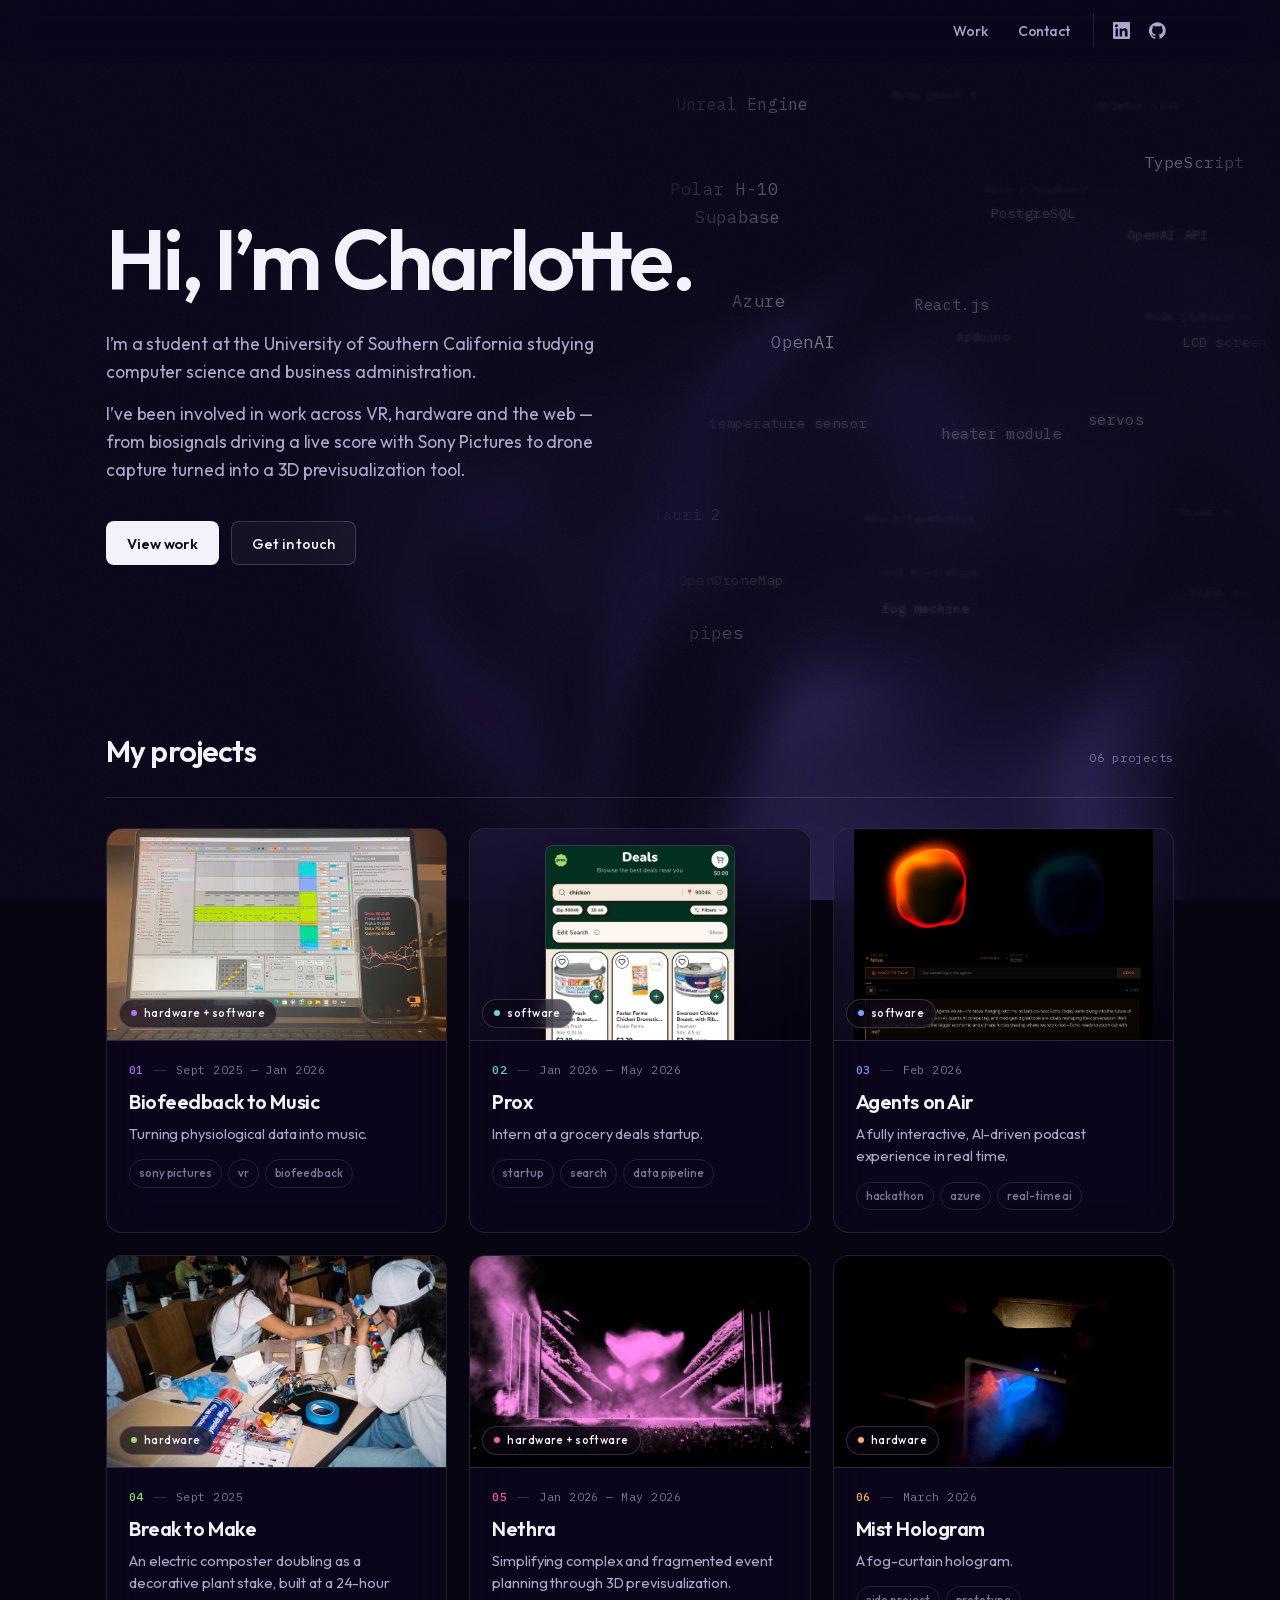
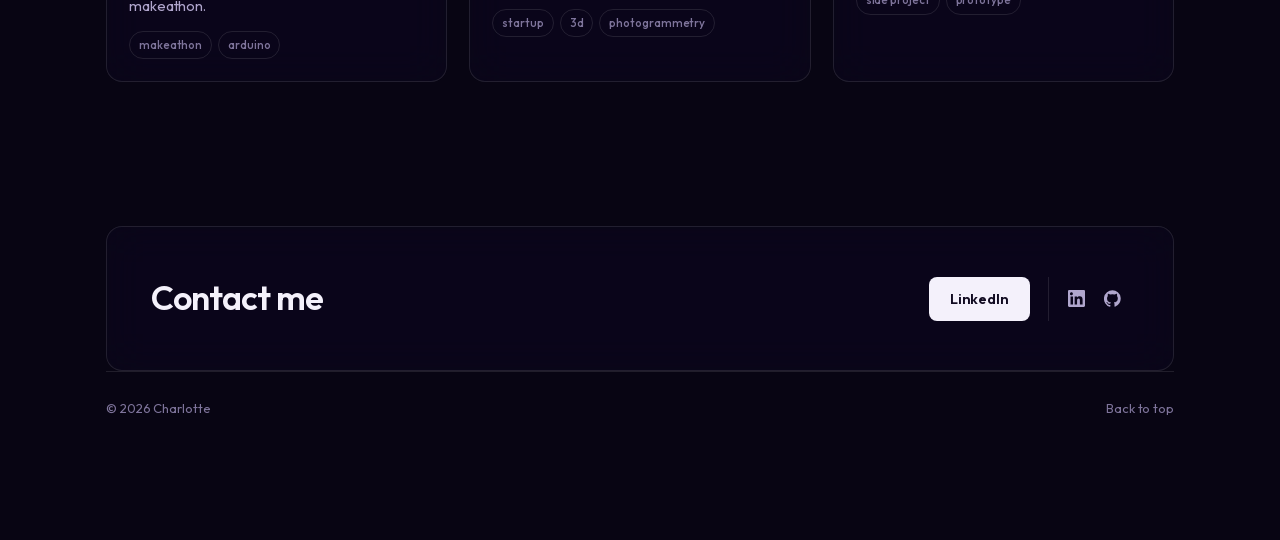
<file: index.html>
<!DOCTYPE html>
<html lang="en">
<head>
<meta charset="utf-8">
<meta name="viewport" content="width=device-width, initial-scale=1">
<title>Charlotte — Portfolio</title>
<meta name="description" content="Portfolio of Charlotte — selected projects across VR, hardware and the web.">
<link rel="stylesheet" href="assets/fonts/outfit.css?v=5f2df465">
<link rel="stylesheet" href="assets/fonts/plex-mono.css?v=8a9d555f">
<link rel="stylesheet" href="assets/css/main.css?v=0329ea4a">
<link rel="icon" href="data:image/svg+xml,<svg xmlns='http://www.w3.org/2000/svg' viewBox='0 0 32 32'><rect width='32' height='32' rx='9' fill='%230b0718'/><rect x='11' y='11' width='10' height='10' rx='3.5' fill='%23a78bfa'/></svg>">
</head>
<body>

<div class="bg" aria-hidden="true"><canvas id="bgCanvas"></canvas></div>
<div class="grain" aria-hidden="true"></div>

<header class="nav">
  <div class="wrap nav__inner">
    <nav class="nav__links" aria-label="Sections">
      <a class="nav__link" href="#work">Work</a>
      <a class="nav__link" href="#contact">Contact</a>
      <span class="nav__icons" data-social="nav__ico"></span>
    </nav>
  </div>
</header>

<main id="top">

  <!-- ============ hero ============ -->
  <section class="hero">
    <!-- built from every project's stack, in home.js -->
    <div class="cloud" id="cloud" aria-hidden="true"></div>
    <div class="wrap">
      <!-- EDIT ME: hero headline -->
      <h1 class="hero__title">Hi, I&rsquo;m Charlotte.</h1>
      <!-- EDIT ME: the lines under the headline -->
      <div class="hero__lede">
        <p>
          I&rsquo;m a student at the University of Southern California studying
          computer science and business administration.
        </p>
        <p>
          I&rsquo;ve been involved in work across VR, hardware and the web &mdash;
          from biosignals driving a live score with Sony Pictures to drone capture
          turned into a 3D previsualization tool.
        </p>
      </div>
      <div class="hero__actions">
        <a class="btn btn--primary" href="#work">View work</a>
        <a class="btn" href="#" data-href="linkedin" target="_blank" rel="noopener">Get in touch</a>
      </div>
    </div>
  </section>

  <!-- ============ gallery ============ -->
  <section class="section" id="work" aria-label="Selected projects">
    <div class="wrap">
      <div class="section__head">
        <h2 class="section__title">My projects</h2>
        <span class="section__note" id="workCount"></span>
      </div>
      <div class="grid" id="grid"></div>
    </div>
  </section>

  <!-- ============ contact ============ -->
  <section class="contact" id="contact">
    <div class="wrap">
      <div class="contact__panel">
        <div>
          <h2 class="contact__title">Contact me</h2>
        </div>
        <div class="contact__actions">
          <a class="btn btn--primary" href="#" data-href="linkedin" target="_blank" rel="noopener">LinkedIn</a>
          <span class="nav__icons" data-social="nav__ico"></span>
        </div>
      </div>
      <div class="foot">
        <span>&copy; <span id="year">2026</span> Charlotte</span>
        <a href="#top">Back to top</a>
      </div>
    </div>
  </section>

</main>

<button type="button" class="totop" id="toTop" aria-label="Back to top">
  <svg class="ico" viewBox="0 0 24 24" width="24" height="24" fill="none" stroke="currentColor"
       stroke-width="1.6" stroke-linecap="round" stroke-linejoin="round" aria-hidden="true">
    <path d="M12 5v14"/><path d="m5 13 7 7 7-7"/>
  </svg>
</button>

<noscript>
  <p style="padding:100px 6vw;color:#b0a6cd;font-family:Outfit,system-ui,sans-serif">
    This portfolio builds its project gallery with JavaScript. Enable it, or
    reach me through the links in the footer.
  </p>
</noscript>

<script src="assets/js/site.js?v=fa67cb14"></script>
<script src="assets/js/bg.js?v=b1e003c8"></script>
<script src="assets/js/home.js?v=9398fc7d"></script>
<script src="assets/js/nav.js?v=c3b03b05"></script>
</body>
</html>
</file>
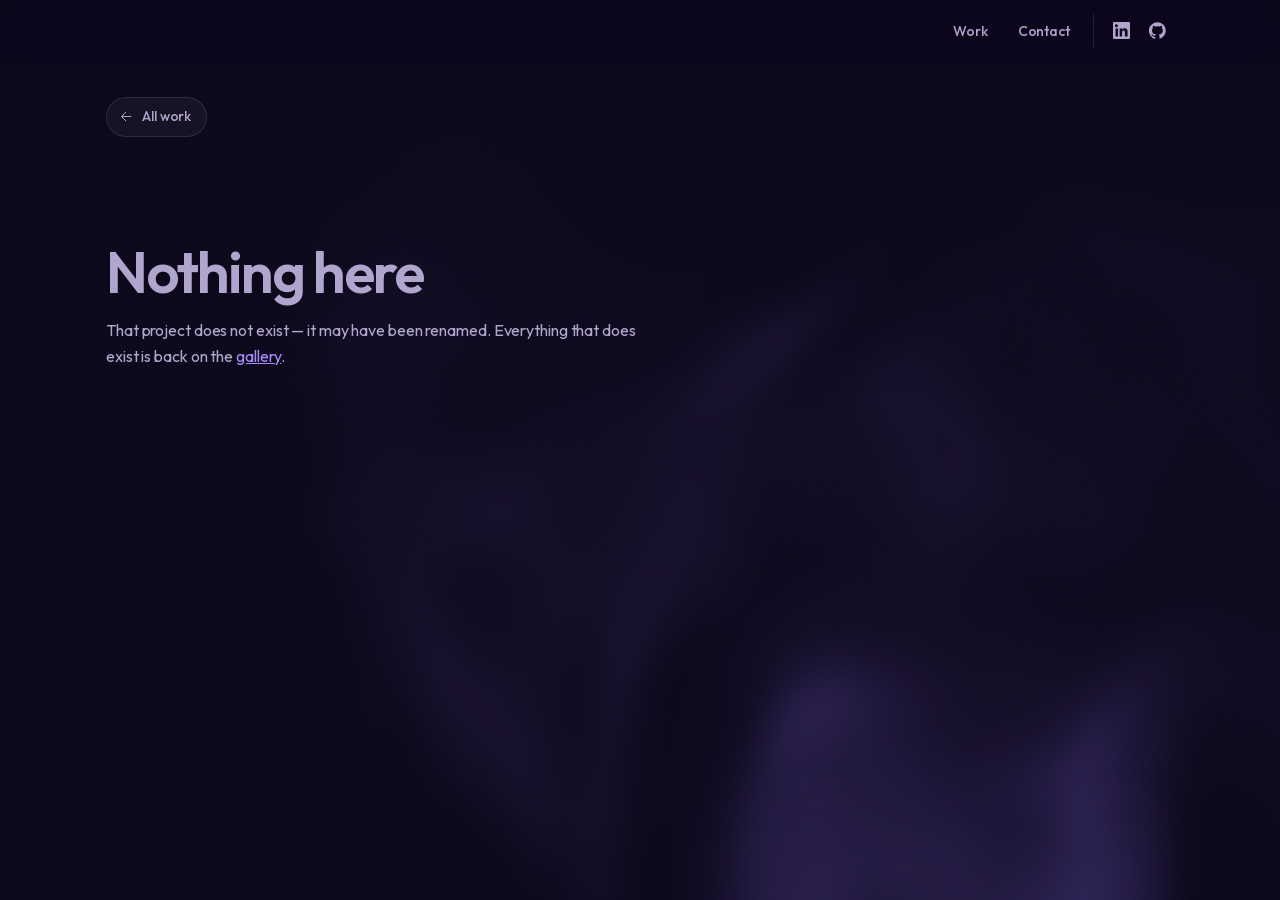
<file: project.html>
<!DOCTYPE html>
<html lang="en">
<head>
<meta charset="utf-8">
<meta name="viewport" content="width=device-width, initial-scale=1">
<title>Project — Charlotte</title>
<meta name="description" content="">
<link rel="stylesheet" href="assets/fonts/outfit.css?v=5f2df465">
<link rel="stylesheet" href="assets/fonts/plex-mono.css?v=8a9d555f">
<link rel="stylesheet" href="assets/css/main.css?v=0329ea4a">
<link rel="stylesheet" href="assets/css/project.css?v=1babe4c3">
<link rel="icon" href="data:image/svg+xml,<svg xmlns='http://www.w3.org/2000/svg' viewBox='0 0 32 32'><rect width='32' height='32' rx='9' fill='%230b0718'/><rect x='11' y='11' width='10' height='10' rx='3.5' fill='%23a78bfa'/></svg>">
</head>
<body>

<div class="bg" aria-hidden="true"><canvas id="bgCanvas"></canvas></div>
<div class="grain" aria-hidden="true"></div>

<header class="nav">
  <div class="wrap nav__inner">
    <nav class="nav__links" aria-label="Sections">
      <a class="nav__link" href="index.html#work">Work</a>
      <a class="nav__link" href="index.html#contact">Contact</a>
      <span class="nav__icons" data-social="nav__ico"></span>
    </nav>
  </div>
</header>

<main>
  <article class="proj" id="proj"></article>
</main>

<button type="button" class="totop" id="toTop" aria-label="Back to top">
  <svg class="ico" viewBox="0 0 24 24" width="24" height="24" fill="none" stroke="currentColor"
       stroke-width="1.6" stroke-linecap="round" stroke-linejoin="round" aria-hidden="true">
    <path d="M12 5v14"/><path d="m5 13 7 7 7-7"/>
  </svg>
</button>

<noscript>
  <p style="padding:100px 6vw;color:#b0a6cd;font-family:Outfit,system-ui,sans-serif">
    This page needs JavaScript to load its project. Head back to the
    <a href="index.html" style="color:#a78bfa">gallery</a>.
  </p>
</noscript>

<script src="assets/js/site.js?v=fa67cb14"></script>
<script src="assets/js/bg.js?v=b1e003c8"></script>
<script src="assets/js/project.js?v=a0608520"></script>
<script src="assets/js/nav.js?v=c3b03b05"></script>
</body>
</html>
</file>
<file: assets/fonts/outfit.css>
/* Self-hosted Outfit (SIL Open Font License 1.1), latin + latin-ext only. */
/* latin-ext */
@font-face {
  font-family: 'Outfit';
  font-style: normal;
  font-weight: 300;
  font-display: swap;
  src: url(QGYvz_MVcBeNP4NJuktqUYLkn8BJ.woff2) format('woff2');
  unicode-range: U+0100-02BA, U+02BD-02C5, U+02C7-02CC, U+02CE-02D7, U+02DD-02FF, U+0304, U+0308, U+0329, U+1D00-1DBF, U+1E00-1E9F, U+1EF2-1EFF, U+2020, U+20A0-20AB, U+20AD-20C0, U+2113, U+2C60-2C7F, U+A720-A7FF;
}
/* latin */
@font-face {
  font-family: 'Outfit';
  font-style: normal;
  font-weight: 300;
  font-display: swap;
  src: url(QGYvz_MVcBeNP4NJtEtqUYLknw.woff2) format('woff2');
  unicode-range: U+0000-00FF, U+0131, U+0152-0153, U+02BB-02BC, U+02C6, U+02DA, U+02DC, U+0304, U+0308, U+0329, U+2000-206F, U+20AC, U+2122, U+2191, U+2193, U+2212, U+2215, U+FEFF, U+FFFD;
}
/* latin-ext */
@font-face {
  font-family: 'Outfit';
  font-style: normal;
  font-weight: 400;
  font-display: swap;
  src: url(QGYvz_MVcBeNP4NJuktqUYLkn8BJ.woff2) format('woff2');
  unicode-range: U+0100-02BA, U+02BD-02C5, U+02C7-02CC, U+02CE-02D7, U+02DD-02FF, U+0304, U+0308, U+0329, U+1D00-1DBF, U+1E00-1E9F, U+1EF2-1EFF, U+2020, U+20A0-20AB, U+20AD-20C0, U+2113, U+2C60-2C7F, U+A720-A7FF;
}
/* latin */
@font-face {
  font-family: 'Outfit';
  font-style: normal;
  font-weight: 400;
  font-display: swap;
  src: url(QGYvz_MVcBeNP4NJtEtqUYLknw.woff2) format('woff2');
  unicode-range: U+0000-00FF, U+0131, U+0152-0153, U+02BB-02BC, U+02C6, U+02DA, U+02DC, U+0304, U+0308, U+0329, U+2000-206F, U+20AC, U+2122, U+2191, U+2193, U+2212, U+2215, U+FEFF, U+FFFD;
}
/* latin-ext */
@font-face {
  font-family: 'Outfit';
  font-style: normal;
  font-weight: 500;
  font-display: swap;
  src: url(QGYvz_MVcBeNP4NJuktqUYLkn8BJ.woff2) format('woff2');
  unicode-range: U+0100-02BA, U+02BD-02C5, U+02C7-02CC, U+02CE-02D7, U+02DD-02FF, U+0304, U+0308, U+0329, U+1D00-1DBF, U+1E00-1E9F, U+1EF2-1EFF, U+2020, U+20A0-20AB, U+20AD-20C0, U+2113, U+2C60-2C7F, U+A720-A7FF;
}
/* latin */
@font-face {
  font-family: 'Outfit';
  font-style: normal;
  font-weight: 500;
  font-display: swap;
  src: url(QGYvz_MVcBeNP4NJtEtqUYLknw.woff2) format('woff2');
  unicode-range: U+0000-00FF, U+0131, U+0152-0153, U+02BB-02BC, U+02C6, U+02DA, U+02DC, U+0304, U+0308, U+0329, U+2000-206F, U+20AC, U+2122, U+2191, U+2193, U+2212, U+2215, U+FEFF, U+FFFD;
}
/* latin-ext */
@font-face {
  font-family: 'Outfit';
  font-style: normal;
  font-weight: 600;
  font-display: swap;
  src: url(QGYvz_MVcBeNP4NJuktqUYLkn8BJ.woff2) format('woff2');
  unicode-range: U+0100-02BA, U+02BD-02C5, U+02C7-02CC, U+02CE-02D7, U+02DD-02FF, U+0304, U+0308, U+0329, U+1D00-1DBF, U+1E00-1E9F, U+1EF2-1EFF, U+2020, U+20A0-20AB, U+20AD-20C0, U+2113, U+2C60-2C7F, U+A720-A7FF;
}
/* latin */
@font-face {
  font-family: 'Outfit';
  font-style: normal;
  font-weight: 600;
  font-display: swap;
  src: url(QGYvz_MVcBeNP4NJtEtqUYLknw.woff2) format('woff2');
  unicode-range: U+0000-00FF, U+0131, U+0152-0153, U+02BB-02BC, U+02C6, U+02DA, U+02DC, U+0304, U+0308, U+0329, U+2000-206F, U+20AC, U+2122, U+2191, U+2193, U+2212, U+2215, U+FEFF, U+FFFD;
}
/* latin-ext */
@font-face {
  font-family: 'Outfit';
  font-style: normal;
  font-weight: 700;
  font-display: swap;
  src: url(QGYvz_MVcBeNP4NJuktqUYLkn8BJ.woff2) format('woff2');
  unicode-range: U+0100-02BA, U+02BD-02C5, U+02C7-02CC, U+02CE-02D7, U+02DD-02FF, U+0304, U+0308, U+0329, U+1D00-1DBF, U+1E00-1E9F, U+1EF2-1EFF, U+2020, U+20A0-20AB, U+20AD-20C0, U+2113, U+2C60-2C7F, U+A720-A7FF;
}
/* latin */
@font-face {
  font-family: 'Outfit';
  font-style: normal;
  font-weight: 700;
  font-display: swap;
  src: url(QGYvz_MVcBeNP4NJtEtqUYLknw.woff2) format('woff2');
  unicode-range: U+0000-00FF, U+0131, U+0152-0153, U+02BB-02BC, U+02C6, U+02DA, U+02DC, U+0304, U+0308, U+0329, U+2000-206F, U+20AC, U+2122, U+2191, U+2193, U+2212, U+2215, U+FEFF, U+FFFD;
}
</file>
<file: assets/fonts/plex-mono.css>
/* Self-hosted IBM Plex Mono (SIL Open Font License 1.1), latin + latin-ext only. */
/* latin-ext */
@font-face {
  font-family: 'IBM Plex Mono';
  font-style: normal;
  font-weight: 400;
  font-display: swap;
  src: url(-F63fjptAgt5VM-kVkqdyU8n1iEq131nj-otFQ.woff2) format('woff2');
  unicode-range: U+0100-02BA, U+02BD-02C5, U+02C7-02CC, U+02CE-02D7, U+02DD-02FF, U+0304, U+0308, U+0329, U+1D00-1DBF, U+1E00-1E9F, U+1EF2-1EFF, U+2020, U+20A0-20AB, U+20AD-20C0, U+2113, U+2C60-2C7F, U+A720-A7FF;
}
/* latin */
@font-face {
  font-family: 'IBM Plex Mono';
  font-style: normal;
  font-weight: 400;
  font-display: swap;
  src: url(-F63fjptAgt5VM-kVkqdyU8n1i8q131nj-o.woff2) format('woff2');
  unicode-range: U+0000-00FF, U+0131, U+0152-0153, U+02BB-02BC, U+02C6, U+02DA, U+02DC, U+0304, U+0308, U+0329, U+2000-206F, U+20AC, U+2122, U+2191, U+2193, U+2212, U+2215, U+FEFF, U+FFFD;
}
/* latin-ext */
@font-face {
  font-family: 'IBM Plex Mono';
  font-style: normal;
  font-weight: 500;
  font-display: swap;
  src: url(-F6qfjptAgt5VM-kVkqdyU8n3twJwl5FgsAXHNlYzg.woff2) format('woff2');
  unicode-range: U+0100-02BA, U+02BD-02C5, U+02C7-02CC, U+02CE-02D7, U+02DD-02FF, U+0304, U+0308, U+0329, U+1D00-1DBF, U+1E00-1E9F, U+1EF2-1EFF, U+2020, U+20A0-20AB, U+20AD-20C0, U+2113, U+2C60-2C7F, U+A720-A7FF;
}
/* latin */
@font-face {
  font-family: 'IBM Plex Mono';
  font-style: normal;
  font-weight: 500;
  font-display: swap;
  src: url(-F6qfjptAgt5VM-kVkqdyU8n3twJwlBFgsAXHNk.woff2) format('woff2');
  unicode-range: U+0000-00FF, U+0131, U+0152-0153, U+02BB-02BC, U+02C6, U+02DA, U+02DC, U+0304, U+0308, U+0329, U+2000-206F, U+20AC, U+2122, U+2191, U+2193, U+2212, U+2215, U+FEFF, U+FFFD;
}
</file>
<file: assets/css/main.css>
/* ============================================================
   portfolio — shared shell + homepage
   Dark purple, glass panels over a drifting wave field, one
   typeface, one stroke weight.
   ============================================================ */

:root {
  /* ground */
  --bg: #0b0718;
  --bg-deep: #080513;

  /* glass: everything that looks like a panel is one of these three over
     the wave field, never a solid fill */
  --glass: rgba(255, 255, 255, 0.045);
  --glass-2: rgba(255, 255, 255, 0.075);
  --glass-3: rgba(255, 255, 255, 0.11);
  --panel: rgba(13, 8, 28, 0.58);
  --panel-2: rgba(17, 11, 36, 0.72);
  --stroke: rgba(255, 255, 255, 0.10);
  --stroke-2: rgba(255, 255, 255, 0.17);

  /* ink */
  --text: #f4f1fb;
  --muted: #b0a6cd;
  --muted-2: #7e749b;

  --accent: #a78bfa;
  --accent-soft: rgba(167, 139, 250, 0.16);

  --sans: 'Outfit', -apple-system, BlinkMacSystemFont, 'Segoe UI', Helvetica, Arial, sans-serif;
  --mono: 'IBM Plex Mono', ui-monospace, SFMono-Regular, Menlo, monospace;

  --r-sm: 8px;
  --r: 12px;
  --r-lg: 16px;

  --gutter: clamp(20px, 5vw, 56px);
  --maxw: 1180px;

  /* one easing for everything that moves under a pointer */
  --ease: cubic-bezier(0.22, 1, 0.36, 1);
  --fast: 180ms var(--ease);
  --slow: 420ms var(--ease);
}

* { box-sizing: border-box; }

html {
  background: var(--bg-deep);
  -webkit-text-size-adjust: 100%;
  scroll-behavior: smooth;
}
@media (prefers-reduced-motion: reduce) {
  html { scroll-behavior: auto; }
}

body {
  margin: 0;
  /* No background here on purpose. `html` owns the ground colour; a background
     on `body` is painted as an in-flow block box, which lands *above* the
     negative-z wave field and hides it completely. */
  color: var(--text);
  font-family: var(--sans);
  font-size: 16px;
  font-weight: 400;
  line-height: 1.6;
  letter-spacing: -0.006em;
  overflow-x: hidden;
  -webkit-font-smoothing: antialiased;
  -moz-osx-font-smoothing: grayscale;
}

/* ---------------- the field behind the glass ---------------- */

.bg {
  position: fixed;
  inset: 0;
  z-index: -2;
  overflow: hidden;
  pointer-events: none;
}
.bg canvas {
  display: block;
  width: 100%;
  height: 100%;
  /* The canvas is rendered at a fifth of the pixel count; scaling it past the
     viewport keeps the blur from feathering the edges into the page ground. */
  transform: scale(1.08);
  filter: blur(13px) saturate(118%);
}

/* Fine grain over the whole page. Gradients this large band visibly on an
   8-bit panel; a little noise is what stops it, and it also gives the glass
   something to actually be glassy about. */
.grain {
  position: fixed;
  inset: 0;
  z-index: -1;
  pointer-events: none;
  opacity: 0.035;
  background-image: url("data:image/svg+xml,%3Csvg xmlns='http://www.w3.org/2000/svg' width='140' height='140'%3E%3Cfilter id='n'%3E%3CfeTurbulence type='fractalNoise' baseFrequency='0.85' numOctaves='3'/%3E%3C/filter%3E%3Crect width='140' height='140' filter='url(%23n)'/%3E%3C/svg%3E");
}

/* ---------------- primitives ---------------- */

.wrap {
  width: 100%;
  max-width: var(--maxw);
  margin: 0 auto;
  padding: 0 var(--gutter);
}

.sr-only {
  position: absolute;
  width: 1px; height: 1px;
  margin: -1px; padding: 0;
  overflow: hidden;
  clip: rect(0 0 0 0);
  clip-path: inset(50%);
  white-space: nowrap;
  border: 0;
}

.ico {
  width: 1em;
  height: 1em;
  flex: none;
  display: block;
}

:focus-visible {
  outline: 2px solid var(--accent);
  outline-offset: 3px;
  border-radius: 4px;
}

a { color: inherit; }

.eyebrow {
  margin: 0;
  font-family: var(--mono);
  font-size: 11.5px;
  font-weight: 400;
  letter-spacing: 0.18em;
  text-transform: uppercase;
  color: var(--muted-2);
}

/* ---------------- top bar ---------------- */

.nav {
  position: sticky;
  top: 0;
  z-index: 40;
  background: rgba(11, 7, 24, 0.55);
  backdrop-filter: blur(18px) saturate(150%);
  -webkit-backdrop-filter: blur(18px) saturate(150%);
  border-bottom: 1px solid transparent;
  transition: border-color var(--fast), background var(--fast);
}
/* the rule only appears once there is something scrolled under it */
body.is-scrolled .nav {
  border-bottom-color: var(--stroke);
  background: rgba(11, 7, 24, 0.72);
}

.nav__inner {
  display: flex;
  align-items: center;
  /* The corner is deliberately empty — no wordmark, no mark. That leaves the
     links as the bar's only child, and space-between would pin them left. */
  justify-content: flex-end;
  gap: 20px;
  height: 62px;
}

.nav__links {
  display: flex;
  align-items: center;
  gap: 4px;
}
.nav__link {
  padding: 8px 13px;
  border-radius: 999px;
  font-size: 14px;
  font-weight: 500;
  color: var(--muted);
  text-decoration: none;
  transition: color var(--fast), background var(--fast);
}
.nav__link:hover { color: var(--text); background: var(--glass-2); }

.nav__icons {
  display: flex;
  align-items: center;
  gap: 2px;
  margin-left: 6px;
  padding-left: 10px;
  border-left: 1px solid var(--stroke);
}
.nav__ico {
  display: grid;
  place-items: center;
  width: 34px;
  height: 34px;
  border-radius: 999px;
  color: var(--muted);
  transition: color var(--fast), background var(--fast);
}
.nav__ico .ico { width: 17px; height: 17px; }
.nav__ico:hover { color: var(--text); background: var(--glass-2); }

@media (max-width: 560px) {
  .nav__link { display: none; }
}

/* ---------------- buttons ---------------- */

.btn {
  display: inline-flex;
  align-items: center;
  gap: 9px;
  height: 44px;
  padding: 0 20px;
  border: 1px solid var(--stroke-2);
  border-radius: var(--r-sm);
  background: var(--glass);
  backdrop-filter: blur(14px);
  -webkit-backdrop-filter: blur(14px);
  color: var(--text);
  font-family: inherit;
  font-size: 14.5px;
  font-weight: 500;
  text-decoration: none;
  cursor: pointer;
  transition: transform var(--fast), background var(--fast), border-color var(--fast);
}
.btn .ico { width: 16px; height: 16px; }
.btn:hover {
  transform: translateY(-2px);
  background: var(--glass-2);
  border-color: var(--stroke-2);
}
.btn:active { transform: translateY(0); }

.btn--primary {
  background: #f4f1fb;
  border-color: transparent;
  color: #120c22;
  font-weight: 600;
}
.btn--primary:hover {
  background: #fff;
  border-color: transparent;
}

/* ---------------- hero ---------------- */

.hero {
  position: relative;
  padding: clamp(84px, 17vh, 168px) 0 clamp(64px, 11vh, 120px);
}
.hero .wrap { position: relative; z-index: 1; }

.hero__title {
  margin: 0;
  font-size: clamp(42px, 6.6vw, 86px);
  font-weight: 600;
  line-height: 1.02;
  letter-spacing: -0.035em;
  max-width: 15ch;
}

.hero__lede {
  margin: 28px 0 0;
  max-width: 46ch;
  font-size: clamp(16px, 1.35vw, 18.5px);
  line-height: 1.6;
  color: var(--muted);
}
.hero__lede p { margin: 0; }
.hero__lede p + p { margin-top: 15px; }

.hero__actions {
  display: flex;
  flex-wrap: wrap;
  gap: 12px;
  margin-top: 38px;
}

/* ---------------- the stack cloud ----------------

   The reference scatters its design tokens beside the headline. The same
   move, with the actual tools out of every project's stack: it fills the
   right half with something true rather than decoration, and the depth
   comes from size, opacity and a little blur on the far ones. */

.cloud {
  position: absolute;
  top: 0;
  right: 0;
  bottom: 0;
  left: 50%;
  overflow: hidden;
  pointer-events: none;
  user-select: none;
  /* fades out where it would otherwise collide with the headline column */
  -webkit-mask-image: linear-gradient(90deg, transparent, #000 30%, #000 88%, transparent);
  mask-image: linear-gradient(90deg, transparent, #000 30%, #000 88%, transparent);
}
.cloud__w {
  position: absolute;
  white-space: nowrap;
  font-family: var(--mono);
  font-size: 13px;
  letter-spacing: 0.02em;
  color: var(--text);
  transform: translate(-50%, -50%);
  will-change: transform;
}
.cloud__w b {
  display: block;
  font-weight: 400;
  opacity: 0.25;   /* home.js takes over on its first frame */
}
/* The blurred twin sits exactly over the sharp one. Focus is the cross-fade
   between the two, so the blur itself is set once and never animated. */
.cloud__soft {
  position: absolute;
  left: 0;
  top: 0;
  filter: blur(2.4px);
}
@media (max-width: 1000px) {
  .cloud { display: none; }
}

/* ---------------- section heads ---------------- */

.section {
  padding: clamp(40px, 7vh, 76px) 0;
}

.section__head {
  display: flex;
  align-items: baseline;
  justify-content: space-between;
  gap: 20px;
  padding-bottom: 22px;
  margin-bottom: 30px;
  border-bottom: 1px solid var(--stroke);
}
.section__title {
  margin: 0;
  font-size: clamp(22px, 3vw, 30px);
  font-weight: 600;
  letter-spacing: -0.028em;
}
.section__note {
  font-family: var(--mono);
  font-size: 12px;
  letter-spacing: 0.06em;
  color: var(--muted-2);
  white-space: nowrap;
}

/* ---------------- the gallery ---------------- */

.grid {
  display: grid;
  grid-template-columns: repeat(auto-fill, minmax(330px, 1fr));
  gap: 22px;
}
@media (max-width: 720px) {
  .grid { grid-template-columns: 1fr; }
}

/* Cards come in on scroll. It is the one bit of motion left on the page, and
   it is a fade and 14 pixels — enough to feel alive, not enough to wait for. */
.card {
  opacity: 0;
  transform: translateY(14px);
  transition: opacity var(--slow), transform var(--slow);
  transition-delay: calc(var(--i, 0) * 55ms);
}
.card.is-in { opacity: 1; transform: none; }
@media (prefers-reduced-motion: reduce) {
  .card { opacity: 1; transform: none; transition: none; }
}

.card {
  position: relative;
  display: flex;
  flex-direction: column;
  overflow: hidden;
  border: 1px solid var(--stroke);
  border-radius: var(--r-lg);
  /* Dark glass, not white glass. A white tint over the brighter part of the
     wave field turns the card milky and drops the text contrast with it; a
     dark translucent base keeps the field visible through the panel and the
     copy legible on top of it. */
  background: var(--panel);
  backdrop-filter: blur(20px) saturate(150%);
  -webkit-backdrop-filter: blur(20px) saturate(150%);
  text-decoration: none;
  color: inherit;
  /* two transitions on one property list so the reveal above still works */
  transition:
    opacity var(--slow),
    transform var(--slow),
    border-color var(--fast),
    box-shadow var(--fast),
    background var(--fast);
}
.card:hover {
  transform: translateY(-4px);
  border-color: color-mix(in srgb, var(--accent) 40%, transparent);
  background: var(--panel-2);
  box-shadow:
    0 22px 50px -26px rgba(0, 0, 0, 0.85),
    0 0 0 1px color-mix(in srgb, var(--accent) 12%, transparent);
}
.card.is-in:hover { transform: translateY(-4px); }

.card--wide { grid-column: 1 / -1; }
@media (min-width: 900px) {
  .card--wide { flex-direction: row; }
  .card--wide .card__media { width: 46%; aspect-ratio: auto; }
  .card--wide .card__body { flex: 1; justify-content: center; }
}

.card__media {
  position: relative;
  aspect-ratio: 16 / 10;
  overflow: hidden;
  background: linear-gradient(150deg, rgba(167, 139, 250, 0.09), rgba(0, 0, 0, 0.45));
  border-bottom: 1px solid var(--stroke);
}
.card--wide .card__media {
  border-bottom: 0;
  border-right: 1px solid var(--stroke);
}
.card__media img,
.card__media svg {
  width: 100%;
  height: 100%;
  display: block;
  transition: transform var(--slow);
}
.card__media img.is-cover { object-fit: cover; }
.card__media img.is-contain { object-fit: contain; }
.card__media img.is-left { object-position: left center; }
.card__media img.is-right { object-position: right center; }
.card__media img.is-top { object-position: center top; }
.card__media img.is-bottom { object-position: center bottom; }
.card__media img.is-center { object-position: center center; }
.card:hover .card__media img { transform: scale(1.035); }

/* A tall screenshot in a landscape frame: show all of it, standing on the
   gradient, rather than cropping the app down to a stripe. */
.card__media--tall {
  display: grid;
  place-items: center;
  padding: 16px 16px 0;
}
.card__media--tall img {
  width: auto;
  max-width: 62%;
  height: 100%;
  object-fit: contain;
  object-position: bottom;
  border-radius: 8px 8px 0 0;
  border: 1px solid var(--stroke-2);
  border-bottom: 0;
  box-shadow: 0 18px 40px -20px rgba(0, 0, 0, 0.9);
}

/* the one chip that means the same thing on every card */
.card__kind {
  position: absolute;
  left: 12px;
  bottom: 12px;
  padding: 5px 11px;
  border-radius: 999px;
  border: 1px solid var(--stroke-2);
  background: rgba(10, 6, 22, 0.62);
  backdrop-filter: blur(10px);
  -webkit-backdrop-filter: blur(10px);
  font-size: 11px;
  font-weight: 500;
  letter-spacing: 0.04em;
  color: var(--text);
}
.card__kind i {
  display: inline-block;
  width: 6px; height: 6px;
  margin-right: 7px;
  border-radius: 999px;
  background: var(--accent);
  vertical-align: 1px;
}

.card__body {
  display: flex;
  flex-direction: column;
  gap: 9px;
  padding: 20px 22px 22px;
}

/* Numbers and labels go mono, like the eyebrow. It is the only second voice
   in the type system and it is reserved for the machine-ish bits. */
.card__meta {
  display: flex;
  align-items: center;
  gap: 10px;
  font-family: var(--mono);
  font-size: 11.5px;
  letter-spacing: 0.04em;
  color: var(--muted-2);
}
.card__meta b {
  font-weight: 500;
  color: var(--accent);
}
.card__meta s {
  width: 12px;
  height: 1px;
  background: var(--stroke-2);
  text-decoration: none;
}

.card__title {
  margin: 0;
  font-size: 20px;
  font-weight: 600;
  letter-spacing: -0.022em;
  line-height: 1.25;
}

.card__blurb {
  margin: 0;
  font-size: 14.5px;
  line-height: 1.55;
  color: var(--muted);
}

.card__tags {
  display: flex;
  flex-wrap: wrap;
  gap: 6px;
  margin-top: 5px;
}
.card__tag {
  padding: 4px 9px;
  border: 1px solid var(--stroke);
  border-radius: 999px;
  font-size: 11.5px;
  font-weight: 500;
  color: var(--muted-2);
}

.card__go {
  position: absolute;
  top: 16px;
  right: 16px;
  display: grid;
  place-items: center;
  width: 32px;
  height: 32px;
  border-radius: 999px;
  border: 1px solid var(--stroke);
  background: rgba(10, 6, 22, 0.55);
  backdrop-filter: blur(10px);
  -webkit-backdrop-filter: blur(10px);
  color: var(--text);
  opacity: 0;
  transform: translateY(-4px);
  transition: opacity var(--fast), transform var(--fast), background var(--fast);
}
.card__go .ico { width: 15px; height: 15px; }
.card:hover .card__go,
.card:focus-visible .card__go {
  opacity: 1;
  transform: none;
  background: var(--accent);
  color: #17102b;
}

/* ---------------- contact / footer ---------------- */

.contact {
  padding: clamp(48px, 9vh, 96px) 0;
}
.contact__panel {
  display: flex;
  flex-wrap: wrap;
  align-items: center;
  justify-content: space-between;
  gap: 26px;
  padding: clamp(28px, 5vw, 44px);
  border: 1px solid var(--stroke);
  border-radius: var(--r-lg);
  background: var(--panel);
  backdrop-filter: blur(20px) saturate(150%);
  -webkit-backdrop-filter: blur(20px) saturate(150%);
}
.contact__title {
  margin: 0;
  font-size: clamp(24px, 3.4vw, 34px);
  font-weight: 600;
  letter-spacing: -0.03em;
}
.contact__actions {
  display: flex;
  flex-wrap: wrap;
  gap: 12px;
}

.foot {
  display: flex;
  flex-wrap: wrap;
  align-items: center;
  justify-content: space-between;
  gap: 14px;
  padding: 26px 0 40px;
  border-top: 1px solid var(--stroke);
  font-size: 13px;
  color: var(--muted-2);
}
.foot a {
  display: inline-flex;
  align-items: center;
  gap: 7px;
  text-decoration: none;
  transition: color var(--fast);
}
.foot a:hover { color: var(--text); }
.foot .ico { width: 14px; height: 14px; }

/* ---------------- back-to-top ---------------- */

.totop {
  position: fixed;
  right: 22px;
  bottom: 22px;
  z-index: 30;
  display: grid;
  place-items: center;
  width: 42px;
  height: 42px;
  border: 1px solid var(--stroke);
  border-radius: 999px;
  background: rgba(11, 7, 24, 0.6);
  backdrop-filter: blur(14px);
  -webkit-backdrop-filter: blur(14px);
  color: var(--muted);
  cursor: pointer;
  opacity: 0;
  transform: translateY(10px);
  pointer-events: none;
  transition: opacity var(--fast), transform var(--fast), color var(--fast), background var(--fast);
}
.totop .ico { width: 17px; height: 17px; transform: rotate(180deg); }
body.is-scrolled .totop {
  opacity: 1;
  transform: none;
  pointer-events: auto;
}
.totop:hover { color: var(--text); background: var(--glass-3); }
</file>
<file: assets/css/project.css>
/* ============================================================
   project page
   ============================================================ */

.proj {
  padding: 34px 0 90px;
}

.proj__back {
  display: inline-flex;
  align-items: center;
  gap: 8px;
  padding: 8px 15px 8px 12px;
  border: 1px solid var(--stroke);
  border-radius: 999px;
  background: var(--glass);
  backdrop-filter: blur(14px);
  -webkit-backdrop-filter: blur(14px);
  font-size: 13.5px;
  font-weight: 500;
  color: var(--muted);
  text-decoration: none;
  transition: color var(--fast), background var(--fast), border-color var(--fast);
}
.proj__back .ico { width: 15px; height: 15px; transition: transform var(--fast); }
.proj__back:hover {
  color: var(--text);
  background: var(--glass-2);
  border-color: var(--stroke-2);
}
.proj__back:hover .ico { transform: translateX(-3px); }

/* ---------------- head ---------------- */

.proj__head {
  max-width: 62ch;
  padding: 40px 0 34px;
}
.proj__title {
  margin: 14px 0 0;
  font-size: clamp(34px, 5.6vw, 58px);
  font-weight: 600;
  line-height: 1.06;
  letter-spacing: -0.035em;
}
.proj__fullname {
  margin: 14px 0 0;
  font-size: 15px;
  color: var(--muted-2);
}
.proj__lede {
  margin: 18px 0 0;
  font-size: clamp(16px, 1.6vw, 19px);
  line-height: 1.6;
  color: var(--muted);
}

.proj__tags {
  display: flex;
  flex-wrap: wrap;
  gap: 7px;
  margin-top: 24px;
}
.proj__tag {
  padding: 5px 12px;
  border: 1px solid var(--stroke);
  border-radius: 999px;
  font-size: 12.5px;
  font-weight: 500;
  color: var(--muted-2);
}
.proj__tag--kind {
  color: var(--text);
  border-color: color-mix(in srgb, var(--accent) 45%, transparent);
  background: color-mix(in srgb, var(--accent) 13%, transparent);
}
.proj__tag--kind i {
  display: inline-block;
  width: 6px; height: 6px;
  margin-right: 8px;
  border-radius: 999px;
  background: var(--accent);
  vertical-align: 1px;
}

/* ---------------- carousel ---------------- */

.gal {
  border: 1px solid var(--stroke);
  border-radius: var(--r-lg);
  background: var(--panel);
  backdrop-filter: blur(20px) saturate(150%);
  -webkit-backdrop-filter: blur(20px) saturate(150%);
  overflow: hidden;
}
.gal:focus-visible { outline-offset: 2px; }

.gal__stage {
  position: relative;
  aspect-ratio: 16 / 9;
  background: rgba(0, 0, 0, 0.45);
}

.gal__slide {
  position: absolute;
  inset: 0;
  margin: 0;
  display: grid;
  place-items: center;
  opacity: 0;
  visibility: hidden;
  transition: opacity 320ms var(--ease);
}
.gal__slide.is-current {
  opacity: 1;
  visibility: visible;
}
@media (prefers-reduced-motion: reduce) {
  .gal__slide { transition: none; }
}

.gal__slide img,
.gal__slide video {
  max-width: 100%;
  max-height: 100%;
  width: auto;
  height: auto;
  display: block;
}
.gal__slide img { cursor: pointer; }

/* a portrait screenshot inside a landscape stage */
.shot__tall {
  height: 100%;
  display: grid;
  place-items: center;
  padding: 18px 0;
}
.shot__tall img,
.shot__tall video {
  height: 100%;
  width: auto;
  border-radius: 10px;
  border: 1px solid var(--stroke-2);
}

.gal__nav {
  position: absolute;
  top: 50%;
  transform: translateY(-50%);
  display: grid;
  place-items: center;
  width: 40px;
  height: 40px;
  padding: 0;
  border: 1px solid var(--stroke-2);
  border-radius: 999px;
  background: rgba(10, 6, 22, 0.6);
  backdrop-filter: blur(12px);
  -webkit-backdrop-filter: blur(12px);
  color: var(--text);
  cursor: pointer;
  opacity: 0.72;
  transition: opacity var(--fast), background var(--fast), transform var(--fast);
}
.gal__nav .ico { width: 18px; height: 18px; }
.gal__nav--prev { left: 14px; }
.gal__nav--next { right: 14px; }
.gal__nav:hover {
  opacity: 1;
  background: var(--accent);
  color: #17102b;
}
.gal__nav--prev:hover { transform: translateY(-50%) translateX(-2px); }
.gal__nav--next:hover { transform: translateY(-50%) translateX(2px); }

.gal__bar {
  display: flex;
  align-items: center;
  gap: 18px;
  padding: 14px 18px;
  border-top: 1px solid var(--stroke);
}
.gal__caption {
  flex: 1;
  margin: 0;
  min-width: 0;
  font-size: 13.5px;
  line-height: 1.5;
  color: var(--muted);
}
.gal__dots {
  display: flex;
}
/* A 7px dot is a 7px target. The transparent border is the hit area — 21px
   square, edge to edge with its neighbours — while background-clip keeps the
   painted dot small. It also does the spacing, so the row needs no gap. */
.gal__dot {
  box-sizing: content-box;
  width: 7px;
  height: 7px;
  padding: 0;
  border: 7px solid transparent;
  border-radius: 999px;
  background: var(--stroke-2);
  background-clip: content-box;
  cursor: pointer;
  transition: background var(--fast), transform var(--fast);
}
.gal__dot:hover { background: var(--muted); }
.gal__dot.is-current {
  background: var(--accent);
  transform: scale(1.35);
}
.gal__count {
  font-family: var(--mono);
  font-size: 11.5px;
  letter-spacing: 0.04em;
  color: var(--muted-2);
  white-space: nowrap;
}
@media (max-width: 620px) {
  .gal__bar { flex-wrap: wrap; }
  .gal__caption { order: 3; flex-basis: 100%; }
}

/* ---------------- static grid gallery ---------------- */

.proj__gallery {
  display: grid;
  grid-template-columns: repeat(auto-fit, minmax(280px, 1fr));
  gap: 18px;
}
.proj__shot {
  margin: 0;
  overflow: hidden;
  border: 1px solid var(--stroke);
  border-radius: var(--r-lg);
  background: var(--panel);
  backdrop-filter: blur(20px) saturate(150%);
  -webkit-backdrop-filter: blur(20px) saturate(150%);
}
.proj__shot--wide { grid-column: 1 / -1; }
.proj__shot img,
.proj__shot video,
.proj__shot svg {
  display: block;
  width: 100%;
  height: auto;
}
.proj__shot .shot__tall {
  padding: 22px 22px 0;
  background: linear-gradient(160deg, rgba(167, 139, 250, 0.10), transparent);
}
.proj__shot .shot__tall img {
  height: auto;
  width: 100%;
  border-radius: 10px 10px 0 0;
  border-bottom: 0;
}
.proj__shot figcaption {
  padding: 13px 18px 15px;
  border-top: 1px solid var(--stroke);
  font-size: 13px;
  line-height: 1.5;
  color: var(--muted);
}

/* ---------------- body + facts ---------------- */

.proj__cols {
  display: grid;
  grid-template-columns: minmax(0, 1fr) 290px;
  gap: clamp(28px, 5vw, 64px);
  align-items: start;
  padding-top: 52px;
}
@media (max-width: 880px) {
  .proj__cols {
    grid-template-columns: 1fr;
    gap: 38px;
  }
}

.proj__body {
  max-width: 66ch;
  font-size: 16.5px;
  line-height: 1.72;
  color: var(--muted);
}
.proj__body p { margin: 0 0 1.15em; }
.proj__body p:last-child { margin-bottom: 0; }
.proj__body a {
  color: var(--text);
  text-decoration: none;
  border-bottom: 1px solid color-mix(in srgb, var(--accent) 55%, transparent);
  transition: border-color var(--fast), color var(--fast);
}
.proj__body a:hover {
  color: var(--accent);
  border-bottom-color: var(--accent);
}

.proj__sub {
  margin: 44px 0 16px;
  font-family: var(--mono);
  font-size: 11.5px;
  letter-spacing: 0.16em;
  text-transform: uppercase;
  color: var(--muted-2);
}

.proj__highlights {
  margin: 0;
  padding: 0;
  list-style: none;
  display: grid;
  gap: 11px;
  max-width: 66ch;
}
.proj__highlights li {
  position: relative;
  padding-left: 26px;
  font-size: 15.5px;
  line-height: 1.6;
  color: var(--muted);
}
.proj__highlights li::before {
  content: '';
  position: absolute;
  left: 3px;
  top: 0.62em;
  width: 7px;
  height: 7px;
  border-radius: 999px;
  background: var(--accent);
}

/* the sidebar sticks so the stack stays readable next to long copy */
.proj__side {
  position: sticky;
  top: 86px;
  display: grid;
  gap: 16px;
}
@media (max-width: 880px) {
  .proj__side { position: static; }
}

.proj__facts {
  margin: 0;
  display: grid;
  gap: 1px;
  overflow: hidden;
  border: 1px solid var(--stroke);
  border-radius: var(--r);
  background: var(--stroke);
  backdrop-filter: blur(20px) saturate(150%);
  -webkit-backdrop-filter: blur(20px) saturate(150%);
}
.proj__fact {
  padding: 15px 18px;
  background: rgba(11, 7, 24, 0.55);
}
.proj__fact dt {
  font-family: var(--mono);
  font-size: 10.5px;
  letter-spacing: 0.16em;
  text-transform: uppercase;
  color: var(--muted-2);
}
.proj__fact dd {
  margin: 6px 0 0;
  font-size: 14.5px;
  line-height: 1.5;
  color: var(--text);
}

.proj__links {
  display: grid;
  gap: 9px;
}
.proj__links .btn { justify-content: space-between; width: 100%; }

/* ---------------- prev / next ---------------- */

.proj__nav {
  display: grid;
  grid-template-columns: 1fr 1fr;
  gap: 16px;
  margin-top: 72px;
  padding-top: 34px;
  border-top: 1px solid var(--stroke);
}
@media (max-width: 620px) {
  .proj__nav { grid-template-columns: 1fr; }
}

.proj__step {
  display: flex;
  align-items: center;
  gap: 14px;
  padding: 18px 20px;
  border: 1px solid var(--stroke);
  border-radius: var(--r);
  background: var(--panel);
  backdrop-filter: blur(18px) saturate(150%);
  -webkit-backdrop-filter: blur(18px) saturate(150%);
  text-decoration: none;
  color: inherit;
  transition: border-color var(--fast), background var(--fast), transform var(--fast);
}
.proj__step .ico { width: 18px; height: 18px; color: var(--muted-2); transition: transform var(--fast), color var(--fast); }
.proj__step--next {
  justify-content: flex-end;
  text-align: right;
}
.proj__step:hover {
  transform: translateY(-2px);
  background: var(--glass-2);
  border-color: var(--stroke-2);
}
.proj__step:hover .ico { color: var(--accent); transform: translateX(-3px); }
.proj__step--next:hover .ico { transform: translateX(3px); }

.proj__step .lbl {
  display: block;
  font-family: var(--mono);
  font-size: 10.5px;
  letter-spacing: 0.16em;
  text-transform: uppercase;
  color: var(--muted-2);
}
.proj__step .nm {
  display: block;
  margin-top: 5px;
  font-size: 15.5px;
  font-weight: 600;
  letter-spacing: -0.015em;
}

/* ---------------- not found ---------------- */

.proj__missing {
  max-width: 50ch;
  padding: 90px 0;
  color: var(--muted);
}
.proj__missing a { color: var(--accent); }
</file>
